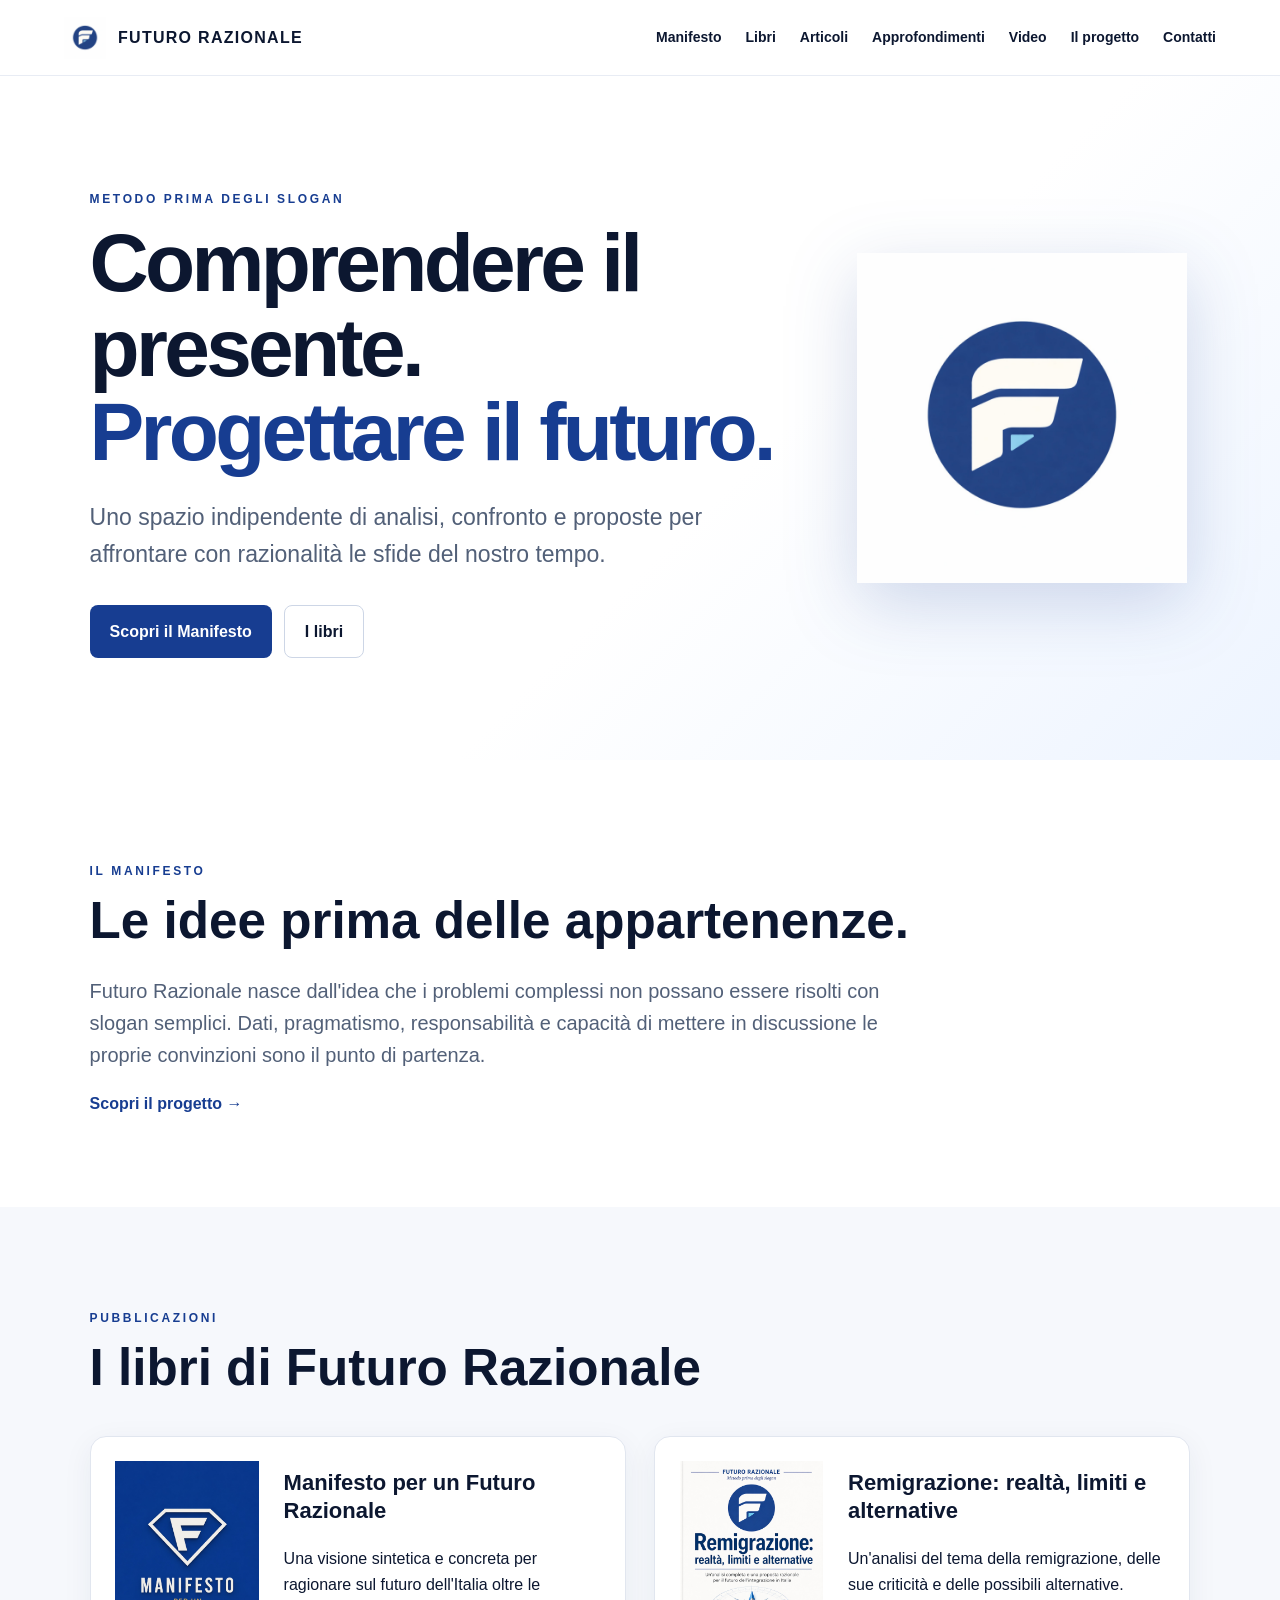
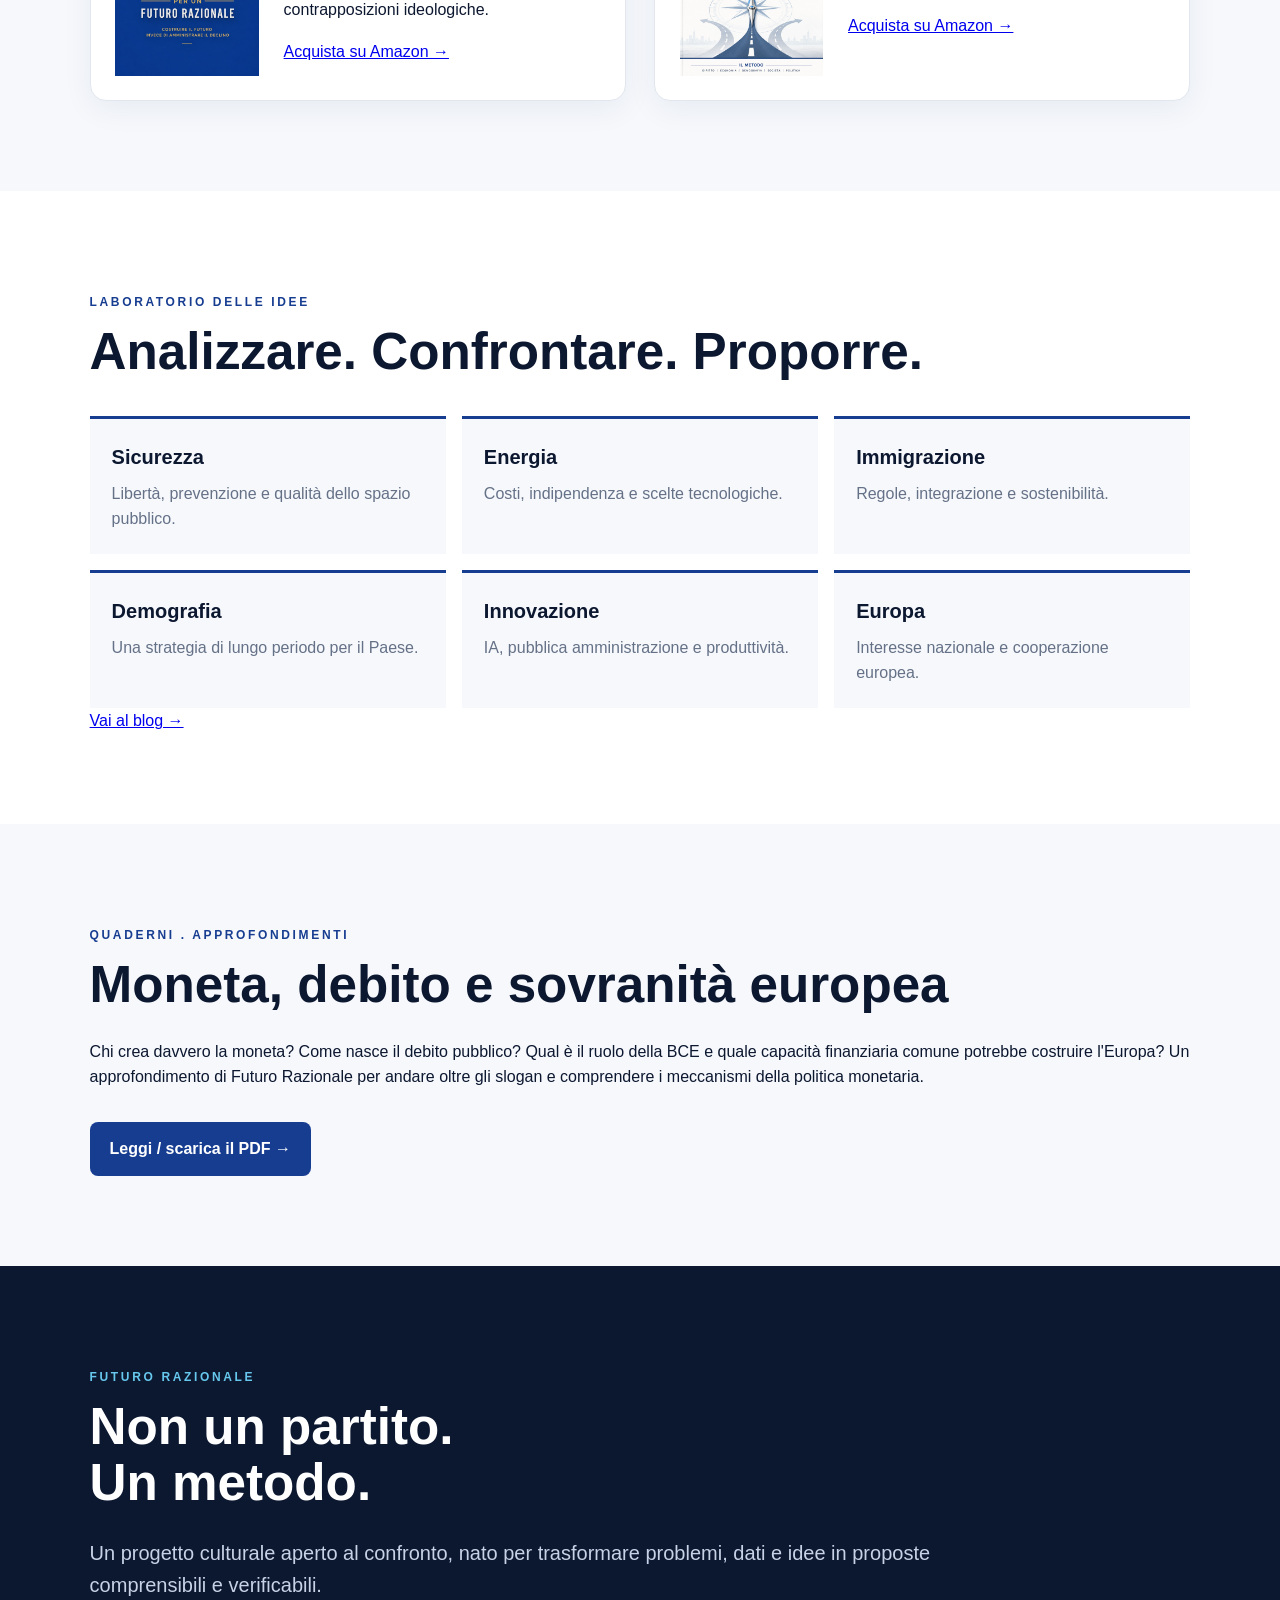
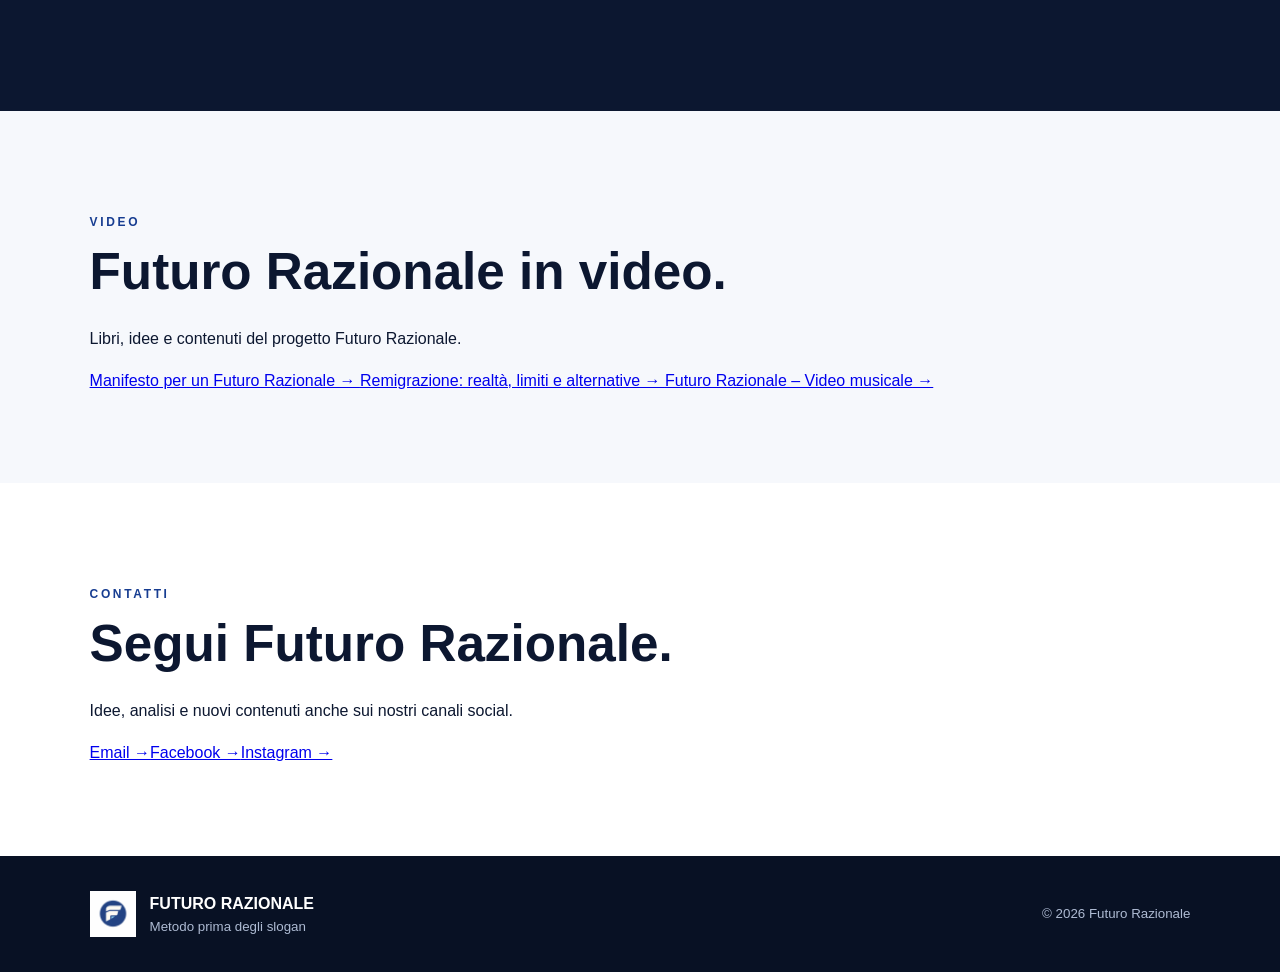
<file: index.html>
<!doctype html><html lang="it"><head><meta charset="utf-8"><meta name="viewport" content="width=device-width,initial-scale=1"><title>Futuro Razionale</title><meta name="description" content="Futuro Razionale: metodo prima degli slogan. Idee, analisi e proposte per il futuro."><link rel="icon" href="assets/logo.png"><link rel="stylesheet" href="style.css"></head><body>
<header><a class="brand" href="#home"><img src="assets/logo.png" alt="Logo Futuro Razionale"><span>FUTURO RAZIONALE</span></a><button id="menu"class="menu-toggle" aria-label="Apri menu">☰</button><nav id="nav"class="nav-links"><a href="manifesto.html">Manifesto</a><a href="#libri">Libri</a><a href="#articoli">Articoli</a><a href="#approfondimenti">Approfondimenti</a><a href="#video">Video</a><a href="#progetto">Il progetto</a><a href="#contatti">Contatti</a></nav></header>
<main><section class="hero" id="home"><div><p class="eyebrow">METODO PRIMA DEGLI SLOGAN</p><h1>Comprendere il presente.<br><span>Progettare il futuro.</span></h1><p class="lead">Uno spazio indipendente di analisi, confronto e proposte per affrontare con razionalità le sfide del nostro tempo.</p><div class="actions"><a class="primary" href="manifesto.html">Scopri il Manifesto</a><a class="secondary" href="#libri">I libri</a></div></div><img class="hero-logo" src="assets/logo.png" alt="Futuro Razionale"></section>
<section id="manifesto" class="section intro"><p class="eyebrow">IL MANIFESTO</p><h2>Le idee prima delle appartenenze.</h2><p>Futuro Razionale nasce dall'idea che i problemi complessi non possano essere risolti con slogan semplici. Dati, pragmatismo, responsabilità e capacità di mettere in discussione le proprie convinzioni sono il punto di partenza.</p><a class="textlink" href="progetto.html">Scopri il progetto →</a></section>
<section id="libri" class="section alt"><p class="eyebrow">PUBBLICAZIONI</p><h2>I libri di Futuro Razionale</h2><div class="books"><article><img src="assets/manifesto.png" alt="Copertina Manifesto per un Futuro Razionale"><div><h3>Manifesto per un Futuro Razionale</h3><p>Una visione sintetica e concreta per ragionare sul futuro dell'Italia oltre le contrapposizioni ideologiche.</p><a class="book-link" href="https://amzn.eu/d/0e67tnmH" target="_blank" rel="noopener noreferrer">Acquista su Amazon →</a></div></article><article><img src="assets/remigrazione.png" alt="Copertina Remigrazione: realtà, limiti e alternative"><div><h3>Remigrazione: realtà, limiti e alternative</h3><p>Un'analisi del tema della remigrazione, delle sue criticità e delle possibili alternative.</p><a class="book-link" href="https://amzn.eu/d/08onGRVN" target="_blank" rel="noopener noreferrer">Acquista su Amazon →</a></div></article></div></section>
<section id="articoli" class="section"><p class="eyebrow">LABORATORIO DELLE IDEE</p><h2>Analizzare. Confrontare. Proporre.</h2><div class="topics"><div><b>Sicurezza</b><span>Libertà, prevenzione e qualità dello spazio pubblico.</span></div><div><b>Energia</b><span>Costi, indipendenza e scelte tecnologiche.</span></div><div><b>Immigrazione</b><span>Regole, integrazione e sostenibilità.</span></div><div><b>Demografia</b><span>Una strategia di lungo periodo per il Paese.</span></div><div><b>Innovazione</b><span>IA, pubblica amministrazione e produttività.</span></div><div><b>Europa</b><span>Interesse nazionale e cooperazione europea.</span></div></div><a class="book-link" href="https://futuro-razionale.blogspot.com/" target="_blank" rel="noopener noreferrer">Vai al blog →</a></section>
<section id="approfondimenti" class="section alt">
  <p class="eyebrow">QUADERNI . APPROFONDIMENTI</p>
  <h2>Moneta, debito e sovranità europea</h2>
  <p>Chi crea davvero la moneta? Come nasce il debito pubblico? Qual è il ruolo della BCE e quale capacità finanziaria comune potrebbe costruire l'Europa? Un approfondimento di Futuro Razionale per andare oltre gli slogan e comprendere i meccanismi della politica monetaria.</p>
  <div class="actions">
    <a class="primary" href="moneta-debito-europa.pdf" target="_blank" rel="noopener noreferrer">Leggi / scarica il PDF →</a>
  </div>
</section>
<section id="progetto" class="section statement"><p class="eyebrow">FUTURO RAZIONALE</p><h2>Non un partito.<br>Un metodo.</h2><p>Un progetto culturale aperto al confronto, nato per trasformare problemi, dati e idee in proposte comprensibili e verificabili.</p></section>
<section id="video" class="section alt">
  <p class="eyebrow">VIDEO</p>
  <h2>Futuro Razionale in video.</h2>
  <p>Libri, idee e contenuti del progetto Futuro Razionale.</p>

  <div class="social-links">
    <a href="https://www.facebook.com/share/v/18sSNivaEp/" target="_blank" rel="noopener noreferrer">
      Manifesto per un Futuro Razionale →
    </a>

    <a href="https://www.facebook.com/share/v/1CPV8C1LsQ/" target="_blank" rel="noopener noreferrer">
      Remigrazione: realtà, limiti e alternative →
    </a>

    <a href="https://www.facebook.com/share/v/189gryUTBy/" target="_blank" rel="noopener noreferrer">
      Futuro Razionale – Video musicale →
    </a>
  </div>
</section>
<section id="contatti" class="section"><p class="eyebrow">CONTATTI</p><h2>Segui Futuro Razionale.</h2><p>Idee, analisi e nuovi contenuti anche sui nostri canali social.</p><div class="social-links"><a href="mailto:info@futurorazionale.it">Email →</a><a href="https://www.facebook.com/61587157147143/" target="_blank" rel="noopener noreferrer">Facebook →</a><a href="https://www.instagram.com/futurorazionale/" target="_blank" rel="noopener noreferrer">Instagram →</a></div></section>
<footer><img src="assets/logo.png" alt=""><div><b>FUTURO RAZIONALE</b><small>Metodo prima degli slogan</small></div><small>© 2026 Futuro Razionale</small></footer><script src="script.js"></script></body></html>
</file>
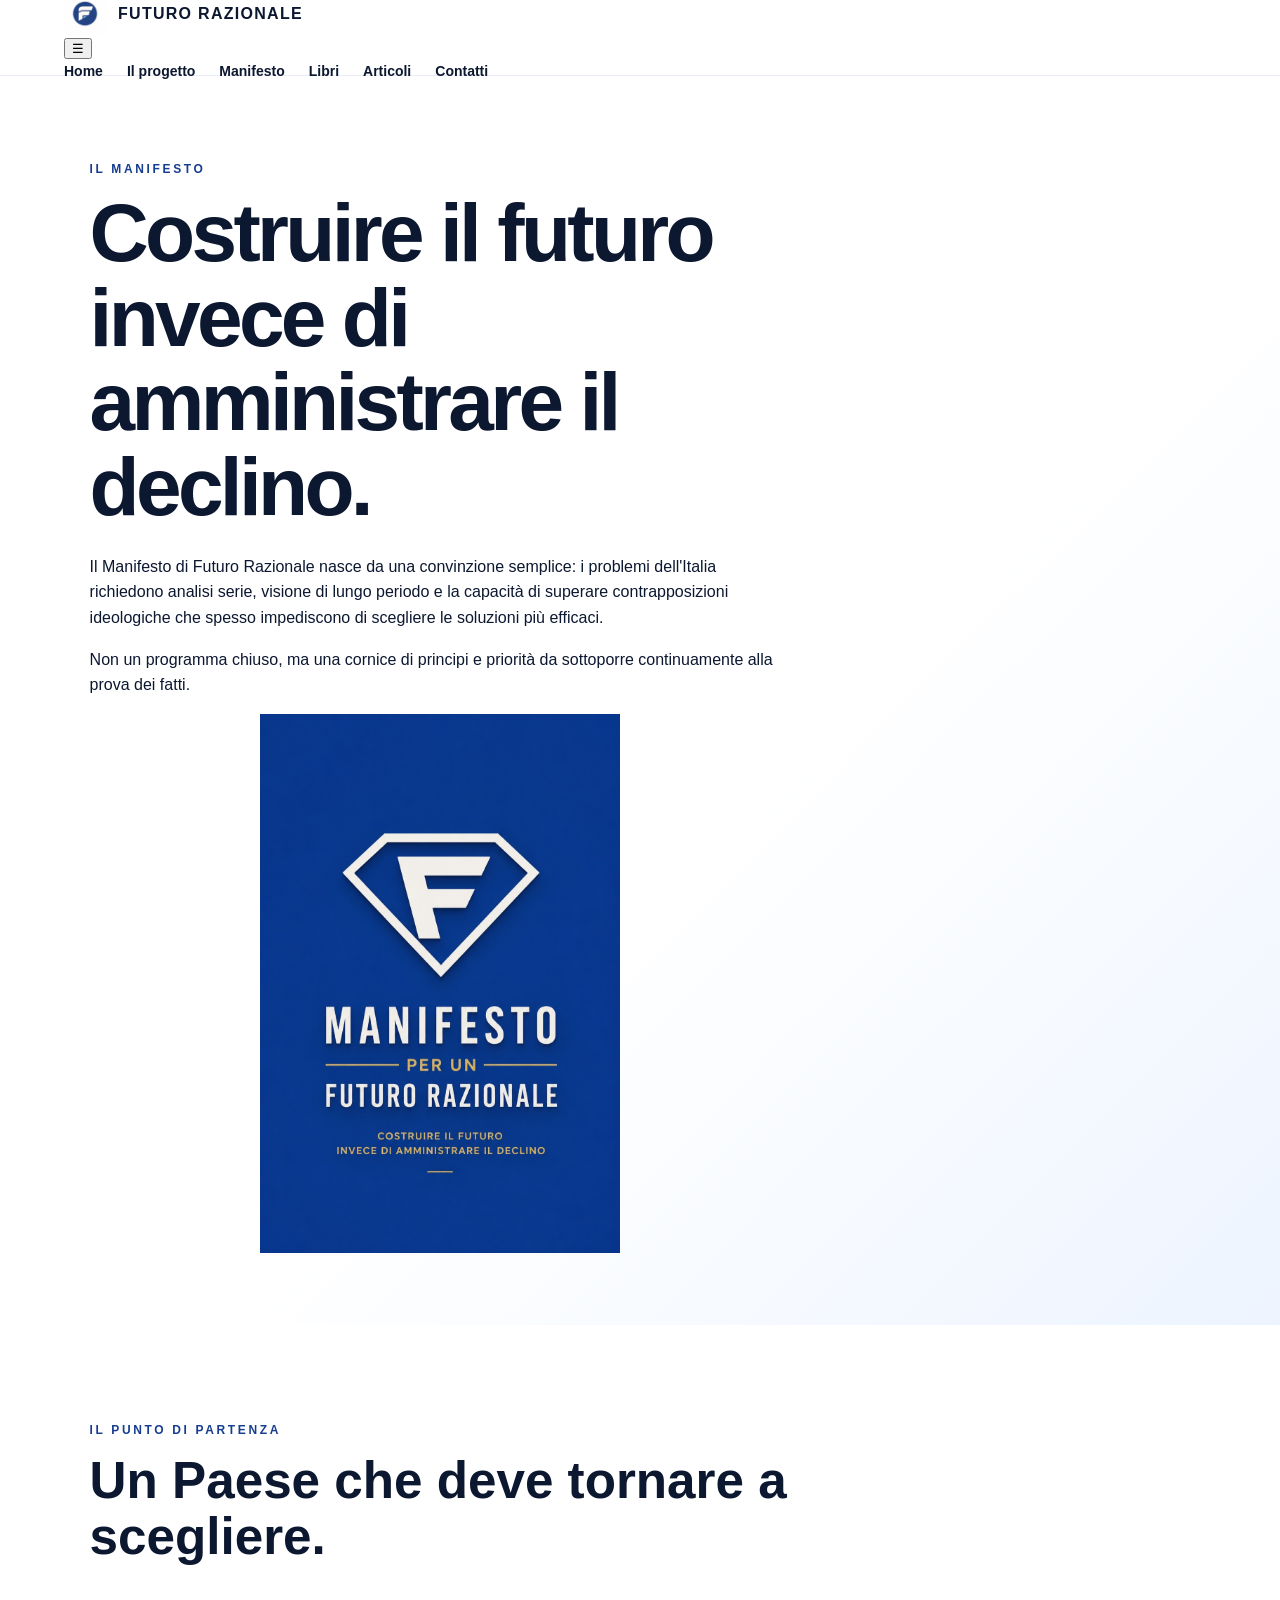
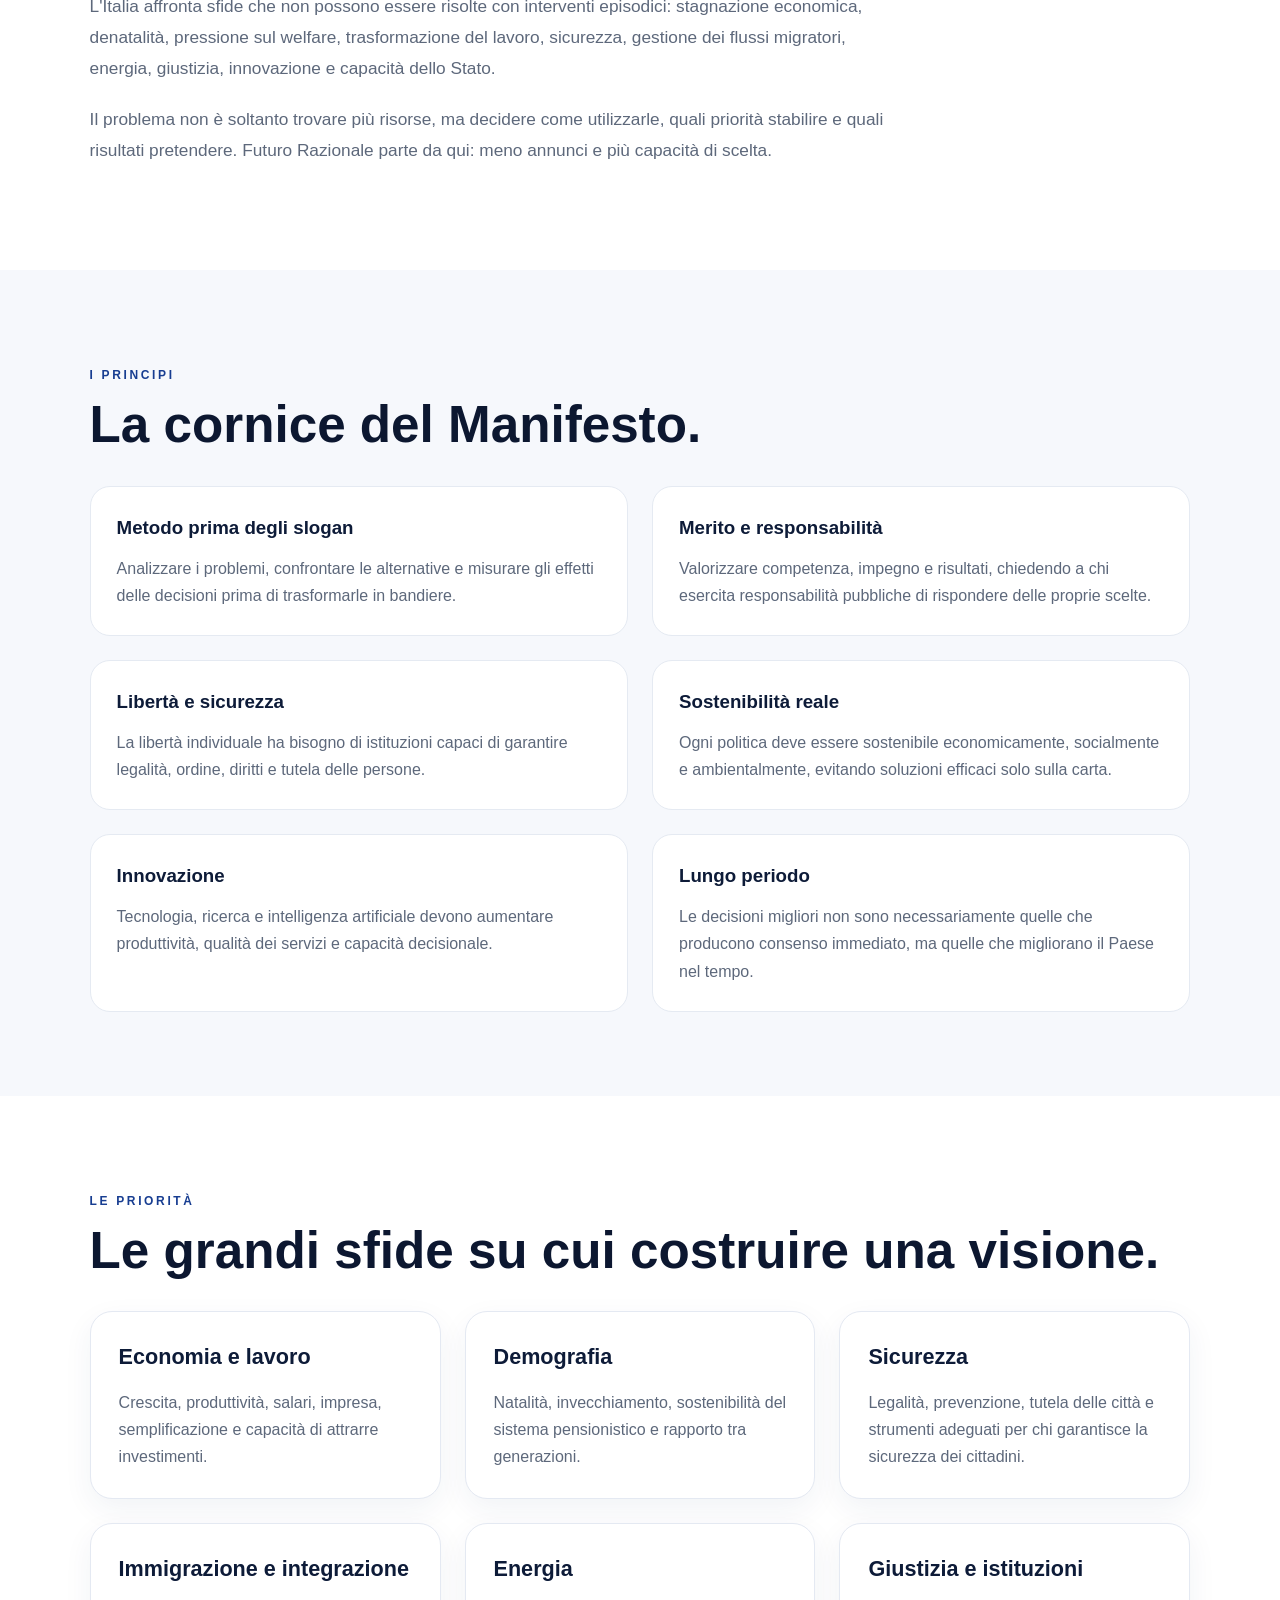
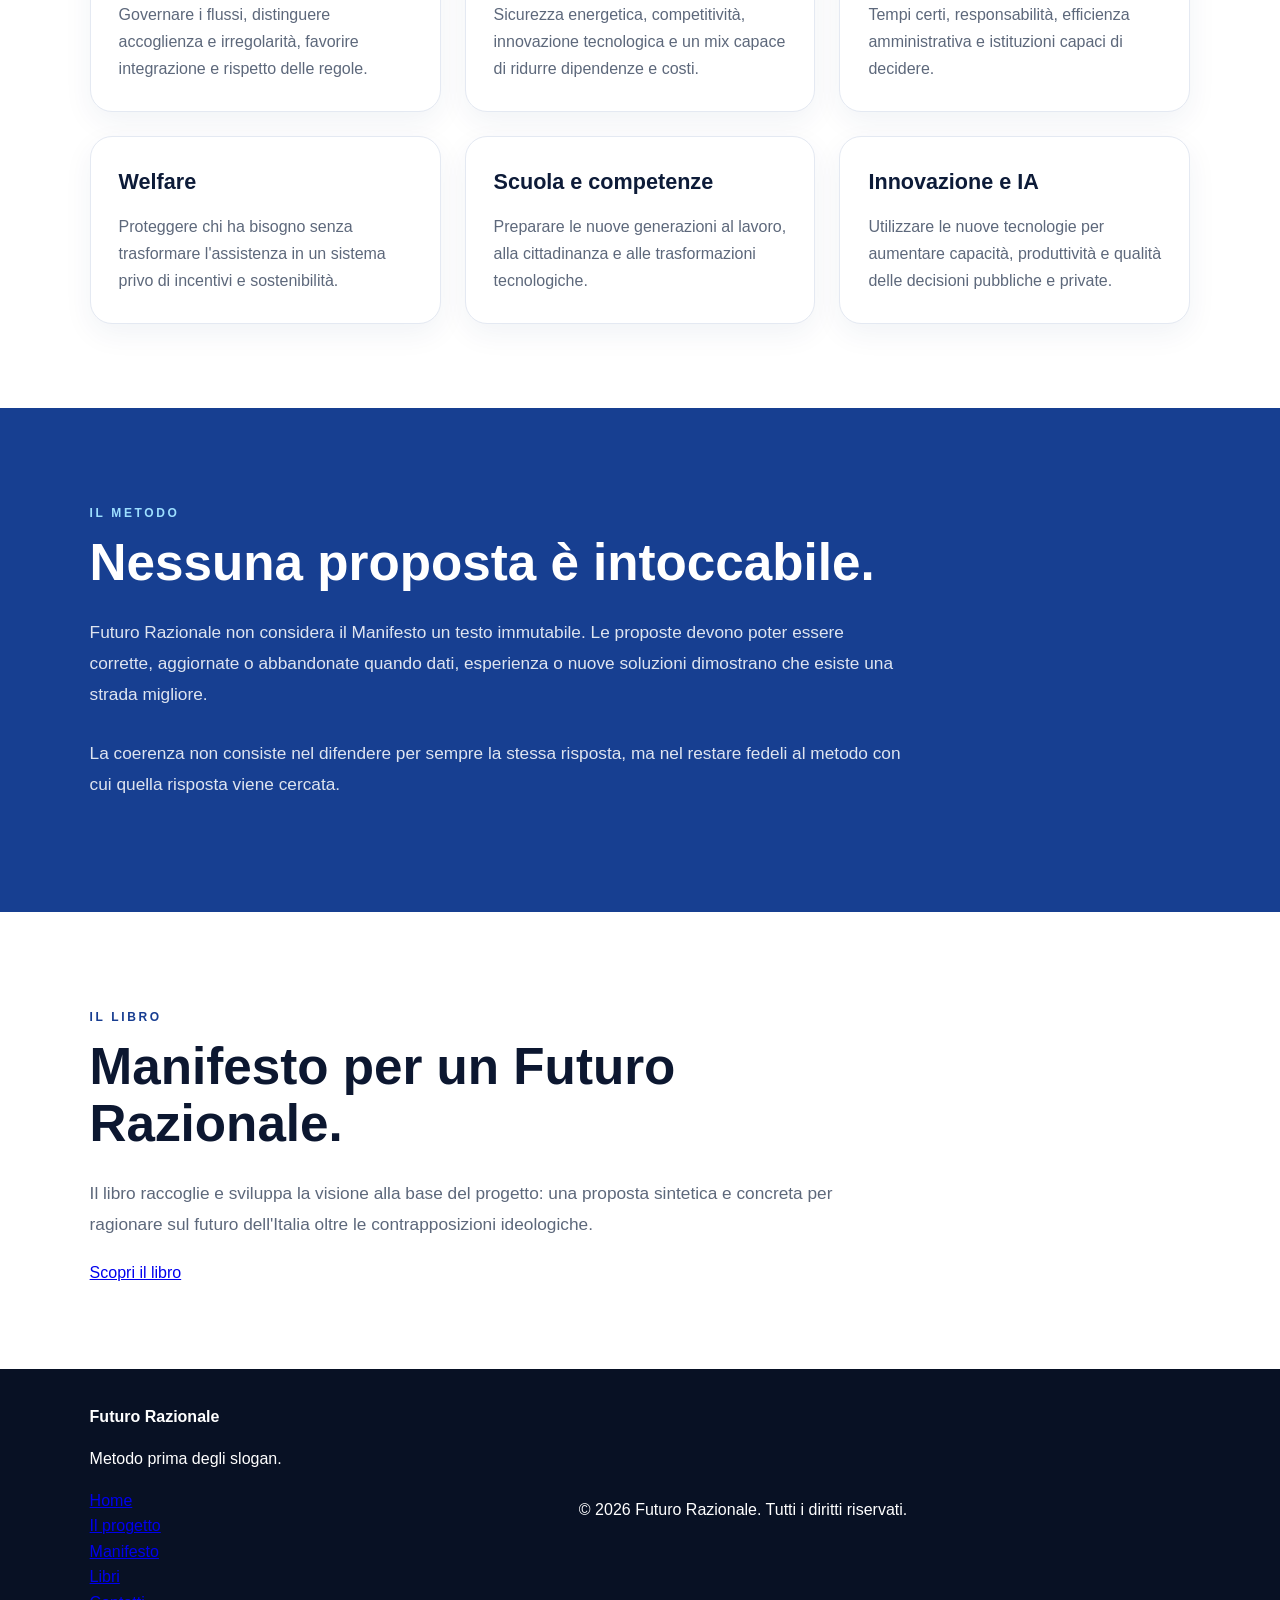
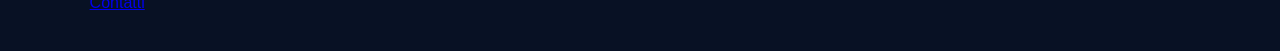
<file: manifesto.html>
<!DOCTYPE html>
<html lang="it">
<head>
  <meta charset="UTF-8">
  <meta name="viewport" content="width=device-width, initial-scale=1.0">

  <title>Il Manifesto | Futuro Razionale</title>

  <meta name="description" content="Il Manifesto di Futuro Razionale: principi, metodo e priorità per affrontare con pragmatismo le principali sfide dell'Italia.">

  <link rel="stylesheet" href="style.css">
</head>

<body class="progetto-page manifesto-page">

  <header class="site-header">
    <div class="container nav-wrap">

      <a href="index.html" class="brand">
        <img src="assets/logo.png" alt="Logo Futuro Razionale" class="brand-logo">
        <span>FUTURO RAZIONALE</span>
      </a>

      <button class="menu-toggle" aria-label="Apri menu">
        ☰
      </button>

      <nav class="nav-links">
        <a href="index.html">Home</a>
        <a href="progetto.html">Il progetto</a>
        <a href="manifesto.html">Manifesto</a>
        <a href="index.html#libri">Libri</a>
        <a href="index.html#articoli">Articoli</a>
        <a href="index.html#contatti">Contatti</a>
      </nav>

    </div>
  </header>


  <main>

    <section class="hero">
      <div class="container hero-grid">

        <div class="hero-copy">

          <p class="eyebrow">IL MANIFESTO</p>

          <h1>
            Costruire il futuro invece di amministrare il declino.
          </h1>

          <p class="hero-text">
            Il Manifesto di Futuro Razionale nasce da una convinzione semplice:
            i problemi dell'Italia richiedono analisi serie, visione di lungo
            periodo e la capacità di superare contrapposizioni ideologiche
            che spesso impediscono di scegliere le soluzioni più efficaci.
          </p>

          <p class="hero-text">
            Non un programma chiuso, ma una cornice di principi e priorità
            da sottoporre continuamente alla prova dei fatti.
          </p>

        </div>

        <div class="hero-visual">
          <img src="assets/manifesto.png" alt="Copertina Manifesto per un Futuro Razionale">
        </div>

      </div>
    </section>


    <section class="section">
      <div class="container narrow">

        <p class="eyebrow">IL PUNTO DI PARTENZA</p>

        <h2>
          Un Paese che deve tornare a scegliere.
        </h2>

        <p class="body-text">
          L'Italia affronta sfide che non possono essere risolte con interventi
          episodici: stagnazione economica, denatalità, pressione sul welfare,
          trasformazione del lavoro, sicurezza, gestione dei flussi migratori,
          energia, giustizia, innovazione e capacità dello Stato.
        </p>

        <p class="body-text">
          Il problema non è soltanto trovare più risorse, ma decidere come
          utilizzarle, quali priorità stabilire e quali risultati pretendere.
          Futuro Razionale parte da qui: meno annunci e più capacità di scelta.
        </p>

      </div>
    </section>


    <section class="section section-light">
      <div class="container">

        <p class="eyebrow">I PRINCIPI</p>

        <h2>
          La cornice del Manifesto.
        </h2>

        <div class="principles">

          <div class="principle">
            <h3>Metodo prima degli slogan</h3>
            <p>
              Analizzare i problemi, confrontare le alternative e misurare
              gli effetti delle decisioni prima di trasformarle in bandiere.
            </p>
          </div>

          <div class="principle">
            <h3>Merito e responsabilità</h3>
            <p>
              Valorizzare competenza, impegno e risultati, chiedendo a chi
              esercita responsabilità pubbliche di rispondere delle proprie scelte.
            </p>
          </div>

          <div class="principle">
            <h3>Libertà e sicurezza</h3>
            <p>
              La libertà individuale ha bisogno di istituzioni capaci di garantire
              legalità, ordine, diritti e tutela delle persone.
            </p>
          </div>

          <div class="principle">
            <h3>Sostenibilità reale</h3>
            <p>
              Ogni politica deve essere sostenibile economicamente, socialmente
              e ambientalmente, evitando soluzioni efficaci solo sulla carta.
            </p>
          </div>

          <div class="principle">
            <h3>Innovazione</h3>
            <p>
              Tecnologia, ricerca e intelligenza artificiale devono aumentare
              produttività, qualità dei servizi e capacità decisionale.
            </p>
          </div>

          <div class="principle">
            <h3>Lungo periodo</h3>
            <p>
              Le decisioni migliori non sono necessariamente quelle che producono
              consenso immediato, ma quelle che migliorano il Paese nel tempo.
            </p>
          </div>

        </div>

      </div>
    </section>


    <section class="section">
      <div class="container">

        <p class="eyebrow">LE PRIORITÀ</p>

        <h2>
          Le grandi sfide su cui costruire una visione.
        </h2>

        <div class="content-grid">

          <article class="content-card">
            <h3>Economia e lavoro</h3>
            <p>
              Crescita, produttività, salari, impresa, semplificazione
              e capacità di attrarre investimenti.
            </p>
          </article>

          <article class="content-card">
            <h3>Demografia</h3>
            <p>
              Natalità, invecchiamento, sostenibilità del sistema pensionistico
              e rapporto tra generazioni.
            </p>
          </article>

          <article class="content-card">
            <h3>Sicurezza</h3>
            <p>
              Legalità, prevenzione, tutela delle città e strumenti adeguati
              per chi garantisce la sicurezza dei cittadini.
            </p>
          </article>

          <article class="content-card">
            <h3>Immigrazione e integrazione</h3>
            <p>
              Governare i flussi, distinguere accoglienza e irregolarità,
              favorire integrazione e rispetto delle regole.
            </p>
          </article>

          <article class="content-card">
            <h3>Energia</h3>
            <p>
              Sicurezza energetica, competitività, innovazione tecnologica
              e un mix capace di ridurre dipendenze e costi.
            </p>
          </article>

          <article class="content-card">
            <h3>Giustizia e istituzioni</h3>
            <p>
              Tempi certi, responsabilità, efficienza amministrativa
              e istituzioni capaci di decidere.
            </p>
          </article>

          <article class="content-card">
            <h3>Welfare</h3>
            <p>
              Proteggere chi ha bisogno senza trasformare l'assistenza
              in un sistema privo di incentivi e sostenibilità.
            </p>
          </article>

          <article class="content-card">
            <h3>Scuola e competenze</h3>
            <p>
              Preparare le nuove generazioni al lavoro, alla cittadinanza
              e alle trasformazioni tecnologiche.
            </p>
          </article>

          <article class="content-card">
            <h3>Innovazione e IA</h3>
            <p>
              Utilizzare le nuove tecnologie per aumentare capacità,
              produttività e qualità delle decisioni pubbliche e private.
            </p>
          </article>

        </div>

      </div>
    </section>


    <section class="section section-blue">
      <div class="container narrow">

        <p class="eyebrow eyebrow-light">IL METODO</p>

        <h2 class="light-title">
          Nessuna proposta è intoccabile.
        </h2>

        <p class="light-text">
          Futuro Razionale non considera il Manifesto un testo immutabile.
          Le proposte devono poter essere corrette, aggiornate o abbandonate
          quando dati, esperienza o nuove soluzioni dimostrano che esiste
          una strada migliore.
        </p>

        <p class="light-text">
          La coerenza non consiste nel difendere per sempre la stessa risposta,
          ma nel restare fedeli al metodo con cui quella risposta viene cercata.
        </p>

      </div>
    </section>


    <section class="section">
      <div class="container narrow">

        <p class="eyebrow">IL LIBRO</p>

        <h2>
          Manifesto per un Futuro Razionale.
        </h2>

        <p class="body-text">
          Il libro raccoglie e sviluppa la visione alla base del progetto:
          una proposta sintetica e concreta per ragionare sul futuro dell'Italia
          oltre le contrapposizioni ideologiche.
        </p>

        <a href="index.html#libri" class="button">
          Scopri il libro
        </a>

      </div>
    </section>


  </main>


  <footer class="site-footer">
    <div class="container footer-inner">

      <div>
        <strong>Futuro Razionale</strong>
        <p>Metodo prima degli slogan.</p>
      </div>

      <div class="footer-links">
        <a href="index.html">Home</a>
        <a href="progetto.html">Il progetto</a>
        <a href="manifesto.html">Manifesto</a>
        <a href="index.html#libri">Libri</a>
        <a href="index.html#contatti">Contatti</a>
      </div>

    </div>

    <div class="container footer-bottom">
      <p>© 2026 Futuro Razionale. Tutti i diritti riservati.</p>
    </div>
  </footer>


  <script src="script.js"></script>

</body>
  </html>
</file>
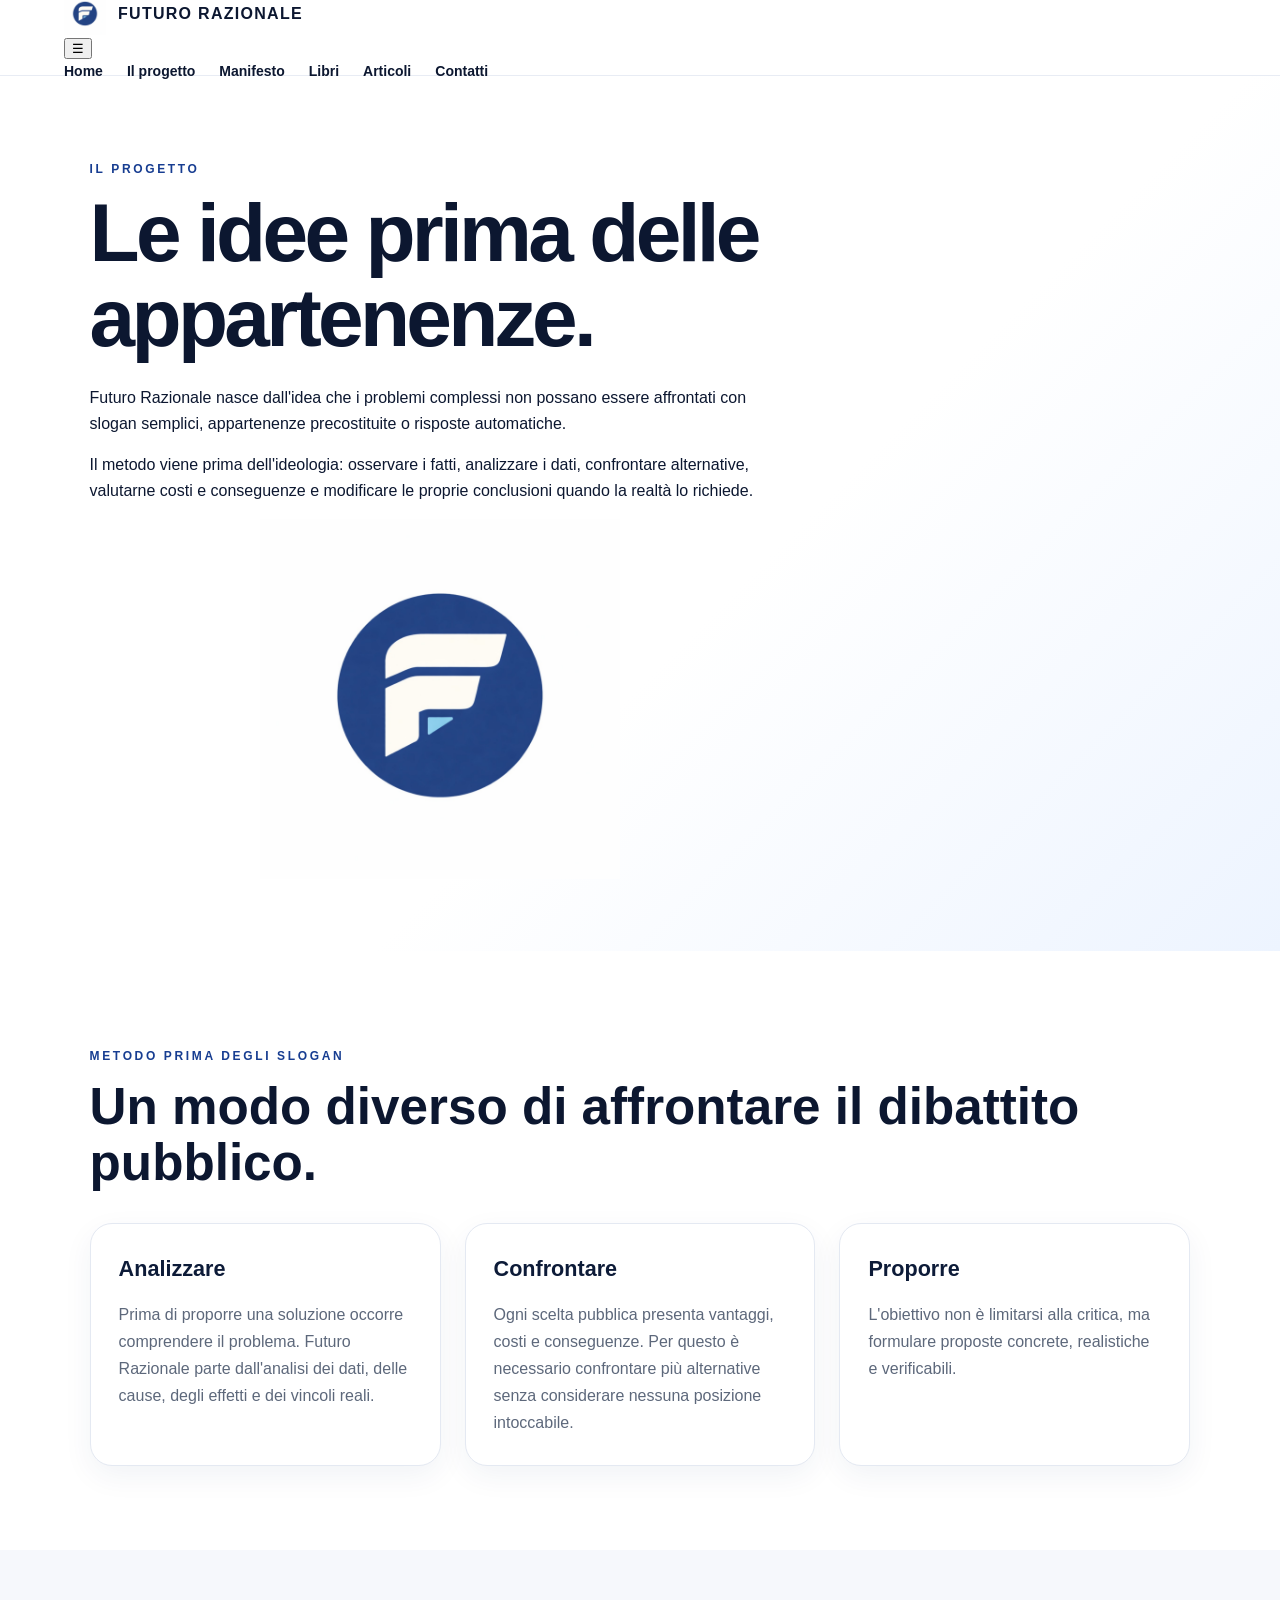
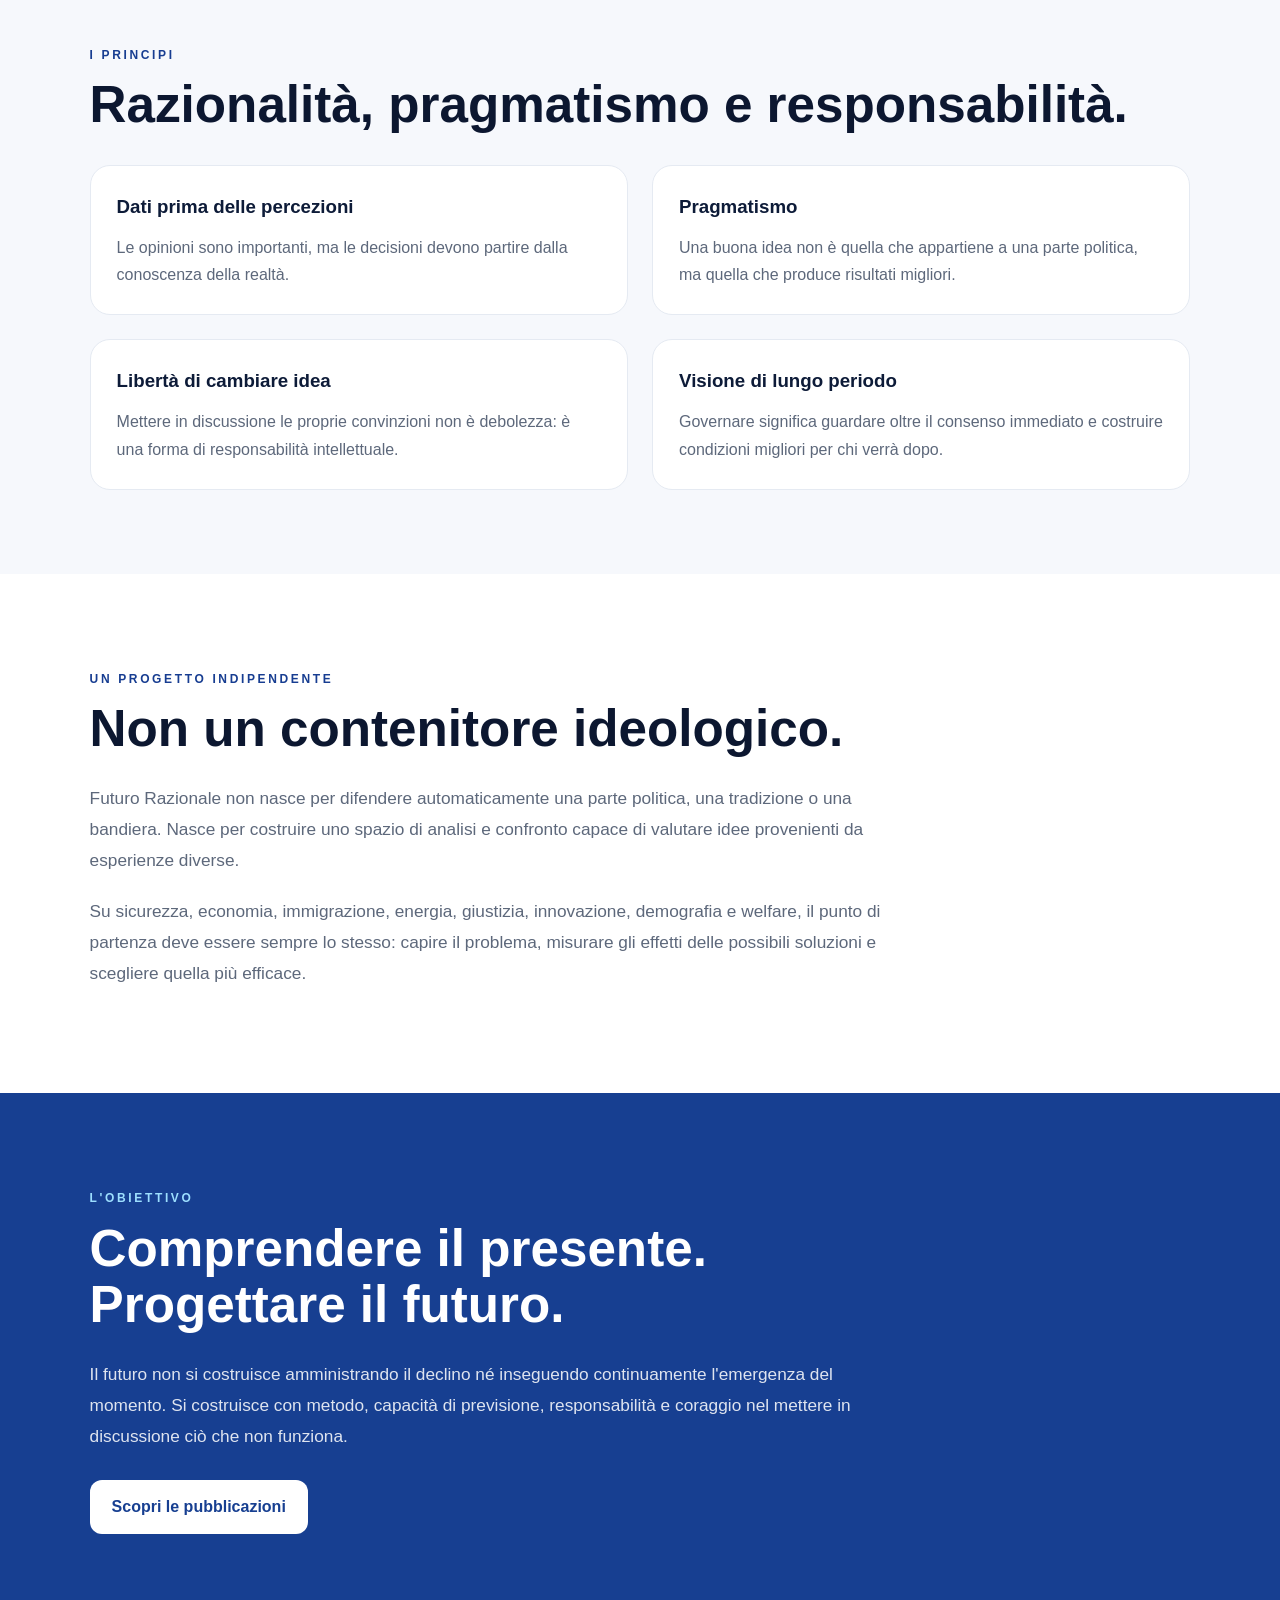
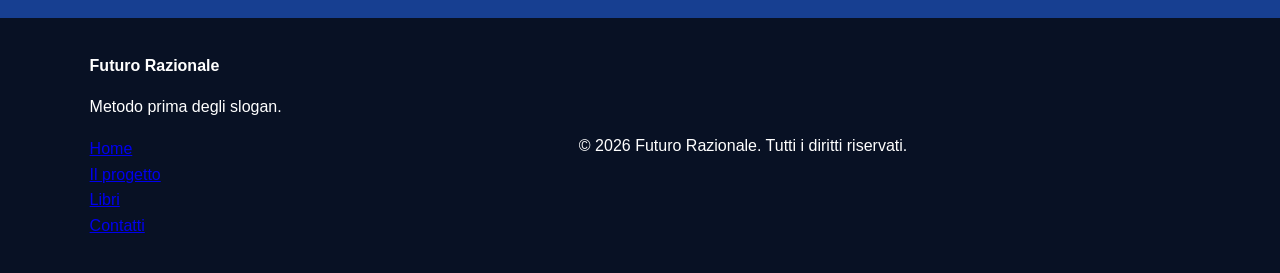
<file: progetto.html>
<!DOCTYPE html>
<html lang="it">
<head>
  <meta charset="UTF-8">
  <meta name="viewport" content="width=device-width, initial-scale=1.0">

  <title>Il progetto | Futuro Razionale</title>

  <meta name="description" content="Scopri Futuro Razionale: un progetto indipendente di analisi e proposta fondato su metodo, dati, pragmatismo e confronto delle idee.">

  <link rel="stylesheet" href="style.css">
</head>

<body class="progetto-page">

  <header class="site-header">
    <div class="container nav-wrap">

      <a href="index.html" class="brand">
        <img src="assets/logo.png" alt="Logo Futuro Razionale" class="brand-logo">
        <span>FUTURO RAZIONALE</span>
      </a>

      <button class="menu-toggle" aria-label="Apri menu">
        ☰
      </button>

      <nav class="nav-links">
        <a href="index.html">Home</a>
        <a href="progetto.html">Il progetto</a>
        <a href="index.html#manifesto">Manifesto</a>
        <a href="index.html#libri">Libri</a>
        <a href="index.html#articoli">Articoli</a>
        <a href="index.html#contatti">Contatti</a>
      </nav>

    </div>
  </header>


  <main>

    <section class="hero">
      <div class="container hero-grid">

        <div class="hero-copy">

          <p class="eyebrow">IL PROGETTO</p>

          <h1>
            Le idee prima delle appartenenze.
          </h1>

          <p class="hero-text">
            Futuro Razionale nasce dall'idea che i problemi complessi
            non possano essere affrontati con slogan semplici,
            appartenenze precostituite o risposte automatiche.
          </p>

          <p class="hero-text">
            Il metodo viene prima dell'ideologia:
            osservare i fatti, analizzare i dati, confrontare alternative,
            valutarne costi e conseguenze e modificare le proprie conclusioni
            quando la realtà lo richiede.
          </p>

        </div>

        <div class="hero-visual">
          <img src="assets/logo.png" alt="Futuro Razionale">
        </div>

      </div>
    </section>


    <section class="section">
      <div class="container">

        <p class="eyebrow">METODO PRIMA DEGLI SLOGAN</p>

        <h2>
          Un modo diverso di affrontare il dibattito pubblico.
        </h2>

        <div class="content-grid">

          <article class="content-card">
            <h3>Analizzare</h3>
            <p>
              Prima di proporre una soluzione occorre comprendere il problema.
              Futuro Razionale parte dall'analisi dei dati, delle cause,
              degli effetti e dei vincoli reali.
            </p>
          </article>

          <article class="content-card">
            <h3>Confrontare</h3>
            <p>
              Ogni scelta pubblica presenta vantaggi, costi e conseguenze.
              Per questo è necessario confrontare più alternative senza
              considerare nessuna posizione intoccabile.
            </p>
          </article>

          <article class="content-card">
            <h3>Proporre</h3>
            <p>
              L'obiettivo non è limitarsi alla critica, ma formulare
              proposte concrete, realistiche e verificabili.
            </p>
          </article>

        </div>

      </div>
    </section>


    <section class="section section-light">
      <div class="container">

        <p class="eyebrow">I PRINCIPI</p>

        <h2>
          Razionalità, pragmatismo e responsabilità.
        </h2>

        <div class="principles">

          <div class="principle">
            <h3>Dati prima delle percezioni</h3>
            <p>
              Le opinioni sono importanti, ma le decisioni devono partire
              dalla conoscenza della realtà.
            </p>
          </div>

          <div class="principle">
            <h3>Pragmatismo</h3>
            <p>
              Una buona idea non è quella che appartiene a una parte politica,
              ma quella che produce risultati migliori.
            </p>
          </div>

          <div class="principle">
            <h3>Libertà di cambiare idea</h3>
            <p>
              Mettere in discussione le proprie convinzioni non è debolezza:
              è una forma di responsabilità intellettuale.
            </p>
          </div>

          <div class="principle">
            <h3>Visione di lungo periodo</h3>
            <p>
              Governare significa guardare oltre il consenso immediato
              e costruire condizioni migliori per chi verrà dopo.
            </p>
          </div>

        </div>

      </div>
    </section>


    <section class="section">
      <div class="container narrow">

        <p class="eyebrow">UN PROGETTO INDIPENDENTE</p>

        <h2>
          Non un contenitore ideologico.
        </h2>

        <p class="body-text">
          Futuro Razionale non nasce per difendere automaticamente
          una parte politica, una tradizione o una bandiera.
          Nasce per costruire uno spazio di analisi e confronto
          capace di valutare idee provenienti da esperienze diverse.
        </p>

        <p class="body-text">
          Su sicurezza, economia, immigrazione, energia, giustizia,
          innovazione, demografia e welfare, il punto di partenza
          deve essere sempre lo stesso: capire il problema,
          misurare gli effetti delle possibili soluzioni
          e scegliere quella più efficace.
        </p>

      </div>
    </section>


    <section class="section section-blue">
      <div class="container narrow">

        <p class="eyebrow eyebrow-light">L'OBIETTIVO</p>

        <h2 class="light-title">
          Comprendere il presente.
          Progettare il futuro.
        </h2>

        <p class="light-text">
          Il futuro non si costruisce amministrando il declino
          né inseguendo continuamente l'emergenza del momento.
          Si costruisce con metodo, capacità di previsione,
          responsabilità e coraggio nel mettere in discussione
          ciò che non funziona.
        </p>

        <a href="index.html#libri" class="button button-light">
          Scopri le pubblicazioni
        </a>

      </div>
    </section>


  </main>


  <footer class="site-footer">
    <div class="container footer-inner">

      <div>
        <strong>Futuro Razionale</strong>
        <p>Metodo prima degli slogan.</p>
      </div>

      <div class="footer-links">
        <a href="index.html">Home</a>
        <a href="progetto.html">Il progetto</a>
        <a href="index.html#libri">Libri</a>
        <a href="index.html#contatti">Contatti</a>
      </div>

    </div>

    <div class="container footer-bottom">
      <p>© 2026 Futuro Razionale. Tutti i diritti riservati.</p>
    </div>
  </footer>


  <script src="script.js"></script>

</body>
  </html>
</file>
<file: style.css>
:root{--blue:#173d91;--dark:#0c1730;--sky:#67c8ee;--paper:#f6f8fc;--gold:#c7a45b}*{box-sizing:border-box}html{scroll-behavior:smooth}body{margin:0;font-family:Arial,Helvetica,sans-serif;color:var(--dark);background:#fff;line-height:1.6}header{height:76px;display:flex;align-items:center;justify-content:space-between;padding:0 max(5vw,22px);position:sticky;top:0;background:rgba(255,255,255,.96);backdrop-filter:blur(10px);z-index:5;border-bottom:1px solid #e8ecf4}.brand{display:flex;align-items:center;gap:12px;text-decoration:none;color:var(--dark);font-weight:800;letter-spacing:.08em}.brand img{width:42px;height:42px}nav{display:flex;gap:24px}nav a{text-decoration:none;color:var(--dark);font-size:14px;font-weight:700}#menu{display:none;border:0;background:none;font-size:26px}.hero{min-height:76vh;display:grid;grid-template-columns:1.35fr .65fr;align-items:center;gap:5vw;padding:80px max(7vw,24px);background:linear-gradient(135deg,#fff 58%,#edf4ff)}h1{font-size:clamp(44px,7vw,82px);line-height:1.03;letter-spacing:-.045em;margin:.15em 0 .3em;max-width:900px}h1 span{color:var(--blue)}.lead{font-size:clamp(18px,2vw,23px);max-width:720px;color:#526078}.eyebrow{font-size:12px;font-weight:900;letter-spacing:.22em;color:var(--blue)}.hero-logo{width:min(330px,75vw);justify-self:center;filter:drop-shadow(0 20px 35px #173d9130)}.actions{display:flex;gap:12px;margin-top:32px;flex-wrap:wrap}.actions a,.textlink{font-weight:800;text-decoration:none}.primary{background:var(--blue);color:white;padding:14px 20px;border-radius:8px}.secondary{border:1px solid #cdd6e6;color:var(--dark);padding:13px 20px;border-radius:8px}.section{padding:90px max(7vw,24px)}.section h2{font-size:clamp(32px,4vw,52px);line-height:1.1;margin:.2em 0 .5em}.intro p:not(.eyebrow),.statement p:not(.eyebrow){font-size:20px;max-width:850px;color:#526078}.textlink{color:var(--blue)}.alt{background:var(--paper)}.books{display:grid;grid-template-columns:1fr 1fr;gap:28px;margin-top:40px}.books article{background:#fff;border:1px solid #e1e6ef;border-radius:16px;padding:24px;display:grid;grid-template-columns:145px 1fr;gap:24px;box-shadow:0 8px 30px #152b5210}.books img{width:145px;max-height:215px;object-fit:contain}.books h3{margin-top:8px;font-size:22px;line-height:1.25}.soon{font-size:13px;color:#738099;font-weight:bold}.topics{display:grid;grid-template-columns:repeat(3,1fr);gap:16px;margin-top:35px}.topics div{border-top:3px solid var(--blue);padding:22px;background:var(--paper);min-height:135px}.topics b{display:block;font-size:20px;margin-bottom:8px}.topics span{color:#657187}.statement{background:var(--dark);color:#fff}.statement .eyebrow{color:var(--sky)}.statement p:not(.eyebrow){color:#c8d2e6}footer{padding:35px max(7vw,24px);display:flex;align-items:center;gap:14px;background:#081124;color:#fff}footer img{width:46px}footer div{display:flex;flex-direction:column;margin-right:auto}footer small{color:#aebbd3}@media(max-width:760px){header{height:68px}.brand span{font-size:13px}#menu{display:block}nav{display:none;position:absolute;top:68px;left:0;right:0;background:white;padding:20px 24px;flex-direction:column;border-bottom:1px solid #ddd}nav.open{display:flex}.hero{grid-template-columns:1fr;padding-top:55px}.hero-logo{width:190px;grid-row:1;justify-self:start}.books{grid-template-columns:1fr}.books article{grid-template-columns:105px 1fr}.books img{width:105px}.topics{grid-template-columns:1fr 1fr}.section{padding-top:65px;padding-bottom:65px}}@media(max-width:470px){.topics{grid-template-columns:1fr}.books article{grid-template-columns:1fr}.books img{width:135px}.hero-logo{width:150px}}
/* ===== PAGINA IL PROGETTO ===== */

.content-grid {
  display: grid;
  grid-template-columns: repeat(3, 1fr);
  gap: 24px;
  margin-top: 32px;
}

.content-card {
  background: #ffffff;
  border: 1px solid #e4e9f2;
  border-radius: 22px;
  padding: 28px;
  box-shadow: 0 10px 30px rgba(20, 55, 110, 0.06);
}

.content-card h3 {
  margin-top: 0;
  margin-bottom: 14px;
  font-size: 1.35rem;
  color: #0d1b38;
}

.content-card p {
  margin: 0;
  line-height: 1.7;
  color: #5d687b;
}

.principles {
  display: grid;
  grid-template-columns: repeat(2, 1fr);
  gap: 24px;
  margin-top: 32px;
}

.principle {
  background: #ffffff;
  border-radius: 20px;
  padding: 26px;
  border: 1px solid #e5eaf2;
}

.principle h3 {
  margin-top: 0;
  margin-bottom: 12px;
  color: #0d1b38;
}

.principle p {
  margin: 0;
  line-height: 1.7;
  color: #5d687b;
}

.narrow {
  max-width: 820px;
}

.body-text {
  font-size: 1.08rem;
  line-height: 1.8;
  color: #5d687b;
  margin-bottom: 20px;
}

.section-light {
  background: #f6f8fc;
}

.section-blue {
  background: #173f91;
  color: #ffffff;
}

.eyebrow-light {
  color: #9ddfff;
}

.light-title {
  color: #ffffff;
}

.light-text {
  color: rgba(255, 255, 255, 0.86);
  font-size: 1.08rem;
  line-height: 1.8;
  margin-bottom: 28px;
}

.button-light {
  display: inline-block;
  background: #ffffff;
  color: #173f91;
  padding: 14px 22px;
  border-radius: 12px;
  text-decoration: none;
  font-weight: 700;
}

.progetto-page .hero {
  padding-top: 72px;
  padding-bottom: 72px;
}

.progetto-page .hero-grid {
  align-items: center;
  gap: 56px;
}

.progetto-page .hero-visual img {
  width: min(100%, 360px);
  max-width: 360px;
  margin: 0 auto;
  display: block;
}

.progetto-page .section {
  padding-top: 84px;
  padding-bottom: 84px;
}

@media (max-width: 800px) {

  .content-grid,
  .principles {
    grid-template-columns: 1fr;
  }

  .progetto-page .hero {
    padding-top: 48px;
    padding-bottom: 48px;
  }

  .progetto-page .hero-grid {
    gap: 32px;
  }

  .progetto-page .hero-visual img {
    width: 210px;
    max-width: 210px;
  }

  .progetto-page .section {
    padding-top: 58px;
    padding-bottom: 58px;
  }

  .content-card,
  .principle {
    padding: 22px;
  }

  .body-text,
  .light-text {
    font-size: 1rem;
    line-height: 1.7;
  }
}
/* Menu mobile Home */
#nav {
  display: none;
}

#nav.open {
  display: flex;
  flex-direction: column;
  gap: 16px;
}

@media (min-width: 801px) {
  #nav {
    display: flex;
  }
}
</file>
